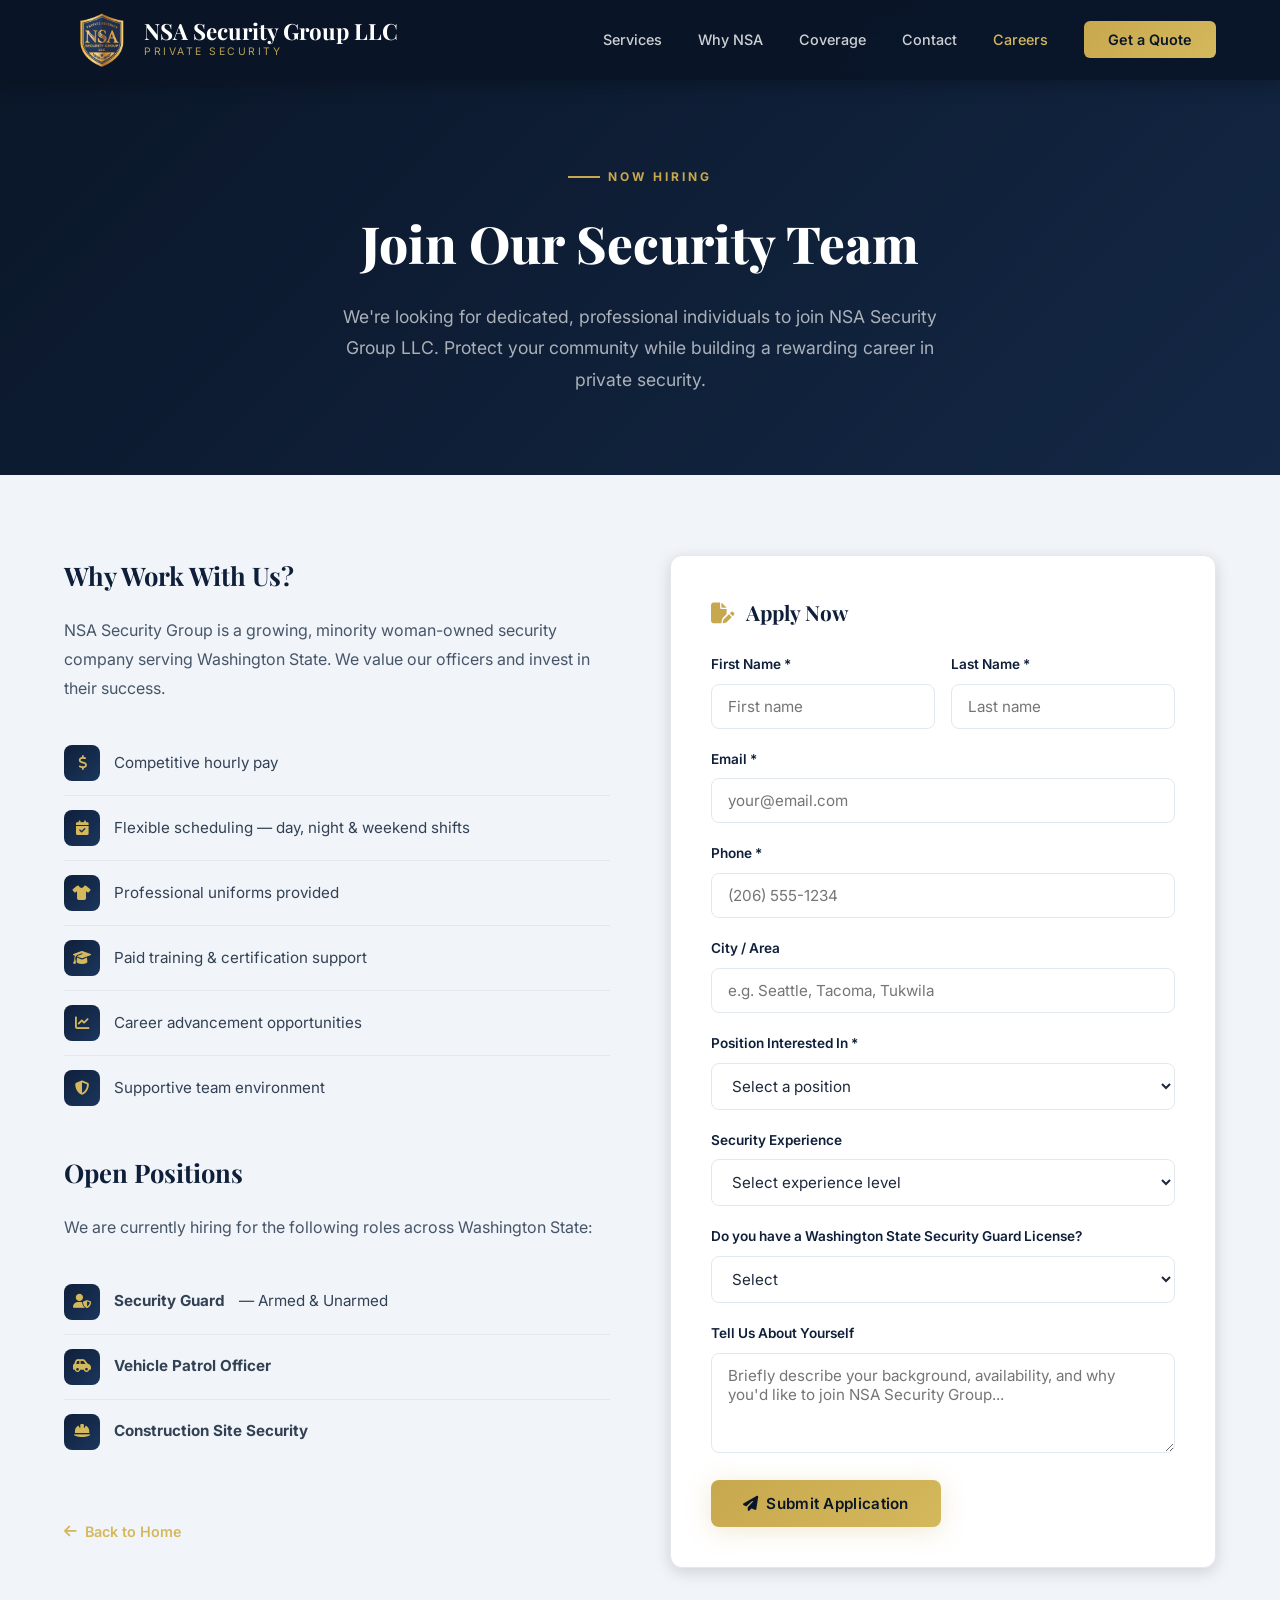
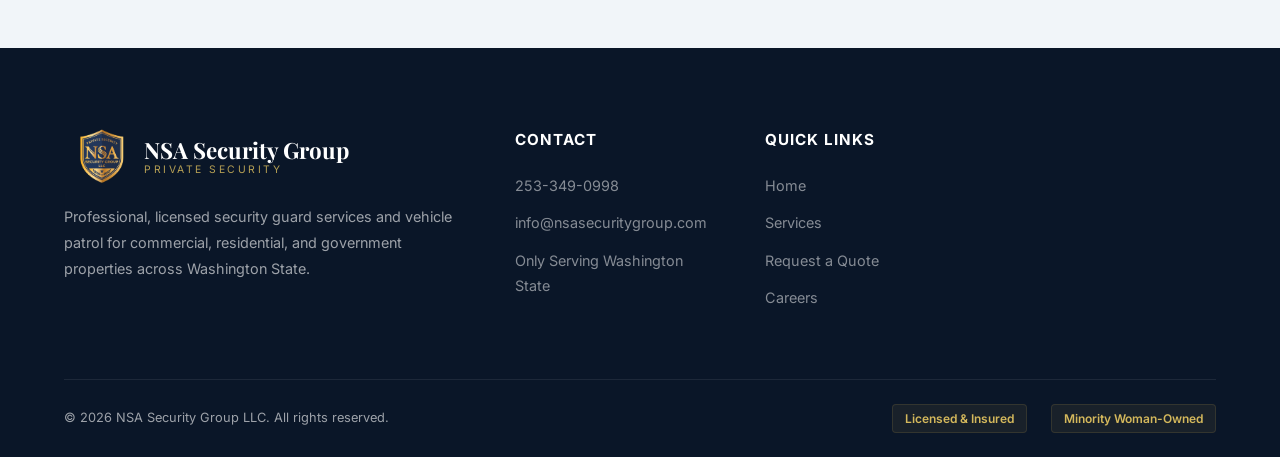
<file: careers.html>
<!DOCTYPE html>
<html lang="en">
<head>
  <meta charset="UTF-8">
  <meta name="viewport" content="width=device-width, initial-scale=1.0">
  <title>Careers — NSA Security Group LLC | Join Our Team</title>
  <meta name="description" content="Join NSA Security Group LLC. We're hiring professional security officers across Washington State. Apply today for security guard and vehicle patrol positions.">
  <link rel="stylesheet" href="styles.css">
  <link rel="stylesheet" href="https://cdnjs.cloudflare.com/ajax/libs/font-awesome/6.5.1/css/all.min.css">
  <style>
    .careers-hero {
      background: var(--navy-900); padding: 160px 0 80px; text-align: center;
      position: relative; overflow: hidden;
    }
    .careers-hero::before {
      content: ''; position: absolute; inset: 0;
      background: linear-gradient(135deg, rgba(10,22,40,.95), rgba(21,42,74,.85));
    }
    .careers-hero .container { position: relative; z-index: 2; }
    .careers-hero h1 {
      font-family: var(--font-heading); font-size: clamp(2rem,4.5vw,3.2rem);
      font-weight: 800; color: var(--white); margin-bottom: 16px;
    }
    .careers-hero p { font-size: 1.1rem; color: rgba(255,255,255,.65); max-width: 600px; margin: 0 auto; line-height: 1.8; }

    .careers-content { padding: 80px 0; background: var(--slate-100); }
    .careers-grid { display: grid; grid-template-columns: 1fr 1fr; gap: 60px; align-items: start; }

    .careers-info h2 { font-family: var(--font-heading); font-size: 1.6rem; color: var(--navy-800); margin-bottom: 20px; }
    .careers-info > p { color: var(--slate-600); line-height: 1.8; margin-bottom: 28px; }

    .perk-list { list-style: none; margin-bottom: 32px; }
    .perk-list li {
      display: flex; align-items: center; gap: 14px; padding: 14px 0;
      border-bottom: 1px solid var(--slate-200); color: var(--slate-700); font-size: .95rem;
    }
    .perk-list li:last-child { border-bottom: none; }
    .perk-icon {
      width: 36px; height: 36px; border-radius: 8px; flex-shrink: 0;
      background: linear-gradient(135deg, var(--navy-800), var(--navy-600));
      display: flex; align-items: center; justify-content: center;
      color: var(--gold-400); font-size: .9rem;
    }

    .apply-card {
      background: var(--white); border-radius: var(--radius); padding: 40px;
      box-shadow: var(--shadow-md); border: 1px solid var(--slate-200);
    }
    .apply-card h3 {
      font-family: var(--font-heading); font-size: 1.3rem;
      color: var(--navy-800); margin-bottom: 24px;
    }

    .back-link {
      display: inline-flex; align-items: center; gap: 8px;
      color: var(--gold-400); text-decoration: none; font-weight: 600;
      font-size: .9rem; margin-top: 24px; transition: var(--transition);
    }
    .back-link:hover { color: var(--gold-300); }

    @media (max-width: 768px) {
      .careers-grid { grid-template-columns: 1fr; gap: 40px; }
      .form-row { grid-template-columns: 1fr; }
    }
  </style>
</head>
<body>

<!-- NAV -->
<nav class="nav scrolled" id="mainNav">
  <div class="container nav-inner">
    <a href="index.html" class="nav-logo">
      <img src="assets/images/nsa-badge-llc.png" alt="NSA Security Group LLC Badge">
      <div>
        <div class="nav-logo-text">NSA Security Group LLC</div>
        <div class="nav-logo-sub">Private Security</div>
      </div>
    </a>
    <ul class="nav-links" id="navLinks">
      <li><a href="index.html#services">Services</a></li>
      <li><a href="index.html#why-nsa">Why NSA</a></li>
      <li><a href="index.html#coverage">Coverage</a></li>
      <li><a href="index.html#contact">Contact</a></li>
      <li><a href="careers.html" style="color:var(--gold-400)">Careers</a></li>
      <li><a href="index.html#quote" class="nav-cta">Get a Quote</a></li>
    </ul>
    <button class="nav-toggle" id="navToggle" aria-label="Toggle menu">
      <span></span><span></span><span></span>
    </button>
  </div>
</nav>

<!-- HERO -->
<section class="careers-hero">
  <div class="container">
    <div class="section-label">Now Hiring</div>
    <h1>Join Our Security Team</h1>
    <p>We're looking for dedicated, professional individuals to join NSA Security Group LLC. Protect your community while building a rewarding career in private security.</p>
  </div>
</section>

<!-- APPLICATION -->
<section class="careers-content">
  <div class="container">
    <div class="careers-grid">
      <div class="careers-info">
        <h2>Why Work With Us?</h2>
        <p>NSA Security Group is a growing, minority woman-owned security company serving Washington State. We value our officers and invest in their success.</p>
        <ul class="perk-list">
          <li><div class="perk-icon"><i class="fa-solid fa-dollar-sign"></i></div> Competitive hourly pay</li>
          <li><div class="perk-icon"><i class="fa-solid fa-calendar-check"></i></div> Flexible scheduling — day, night & weekend shifts</li>
          <li><div class="perk-icon"><i class="fa-solid fa-shirt"></i></div> Professional uniforms provided</li>
          <li><div class="perk-icon"><i class="fa-solid fa-graduation-cap"></i></div> Paid training & certification support</li>
          <li><div class="perk-icon"><i class="fa-solid fa-chart-line"></i></div> Career advancement opportunities</li>
          <li><div class="perk-icon"><i class="fa-solid fa-shield-halved"></i></div> Supportive team environment</li>
        </ul>
        <h2>Open Positions</h2>
        <p>We are currently hiring for the following roles across Washington State:</p>
        <ul class="perk-list">
          <li><div class="perk-icon"><i class="fa-solid fa-user-shield"></i></div> <strong>Security Guard</strong> — Armed & Unarmed</li>
          <li><div class="perk-icon"><i class="fa-solid fa-car-side"></i></div> <strong>Vehicle Patrol Officer</strong></li>
          <li><div class="perk-icon"><i class="fa-solid fa-helmet-safety"></i></div> <strong>Construction Site Security</strong></li>
        </ul>
        <a href="index.html" class="back-link"><i class="fa-solid fa-arrow-left"></i> Back to Home</a>
      </div>

      <div class="apply-card">
        <h3><i class="fa-solid fa-file-pen" style="color:var(--gold-500);margin-right:8px"></i> Apply Now</h3>
        <form id="applyForm" name="careers" method="POST" data-netlify="true">
          <div class="form-row">
            <div class="form-group">
              <label for="appFirstName">First Name *</label>
              <input type="text" id="appFirstName" name="firstName" placeholder="First name" required>
            </div>
            <div class="form-group">
              <label for="appLastName">Last Name *</label>
              <input type="text" id="appLastName" name="lastName" placeholder="Last name" required>
            </div>
          </div>
          <div class="form-group">
            <label for="appEmail">Email *</label>
            <input type="email" id="appEmail" name="email" placeholder="your@email.com" required>
          </div>
          <div class="form-group">
            <label for="appPhone">Phone *</label>
            <input type="tel" id="appPhone" name="phone" placeholder="(206) 555-1234" required>
          </div>
          <div class="form-group">
            <label for="appCity">City / Area</label>
            <input type="text" id="appCity" name="city" placeholder="e.g. Seattle, Tacoma, Tukwila">
          </div>
          <div class="form-group">
            <label for="appPosition">Position Interested In *</label>
            <select id="appPosition" name="position" required>
              <option value="" disabled selected>Select a position</option>
              <option value="guard-armed">Security Guard — Armed</option>
              <option value="guard-unarmed">Security Guard — Unarmed</option>
              <option value="patrol">Vehicle Patrol Officer</option>
              <option value="construction">Construction Site Security</option>
              <option value="other">Other / Open to Any</option>
            </select>
          </div>
          <div class="form-group">
            <label for="appExperience">Security Experience</label>
            <select id="appExperience" name="experience">
              <option value="" disabled selected>Select experience level</option>
              <option value="none">No prior experience</option>
              <option value="1-2">1–2 years</option>
              <option value="3-5">3–5 years</option>
              <option value="5+">5+ years</option>
            </select>
          </div>
          <div class="form-group">
            <label for="appLicense">Do you have a Washington State Security Guard License?</label>
            <select id="appLicense" name="license">
              <option value="" disabled selected>Select</option>
              <option value="yes">Yes</option>
              <option value="no">No</option>
              <option value="in-progress">In Progress</option>
            </select>
          </div>
          <div class="form-group">
            <label for="appMessage">Tell Us About Yourself</label>
            <textarea id="appMessage" name="message" placeholder="Briefly describe your background, availability, and why you'd like to join NSA Security Group..."></textarea>
          </div>
          <button type="submit" class="btn btn-primary">
            <i class="fa-solid fa-paper-plane"></i> Submit Application
          </button>
        </form>
      </div>
    </div>
  </div>
</section>

<!-- FOOTER -->
<footer class="footer">
  <div class="container">
    <div class="footer-grid">
      <div class="footer-brand">
        <a href="index.html" class="nav-logo">
          <img src="assets/images/nsa-badge-llc.png" alt="NSA Security Group LLC">
          <div>
            <div class="nav-logo-text">NSA Security Group</div>
            <div class="nav-logo-sub">Private Security</div>
          </div>
        </a>
        <p>Professional, licensed security guard services and vehicle patrol for commercial, residential, and government properties across Washington State.</p>
      </div>
      <div>
        <h4>Contact</h4>
        <ul>
          <li><a href="tel:2533490998">253-349-0998</a></li>
          <li><a href="mailto:info@nsasecuritygroup.com">info@nsasecuritygroup.com</a></li>
          <li><a href="#">Only Serving Washington State</a></li>
        </ul>
      </div>
      <div>
        <h4>Quick Links</h4>
        <ul>
          <li><a href="index.html">Home</a></li>
          <li><a href="index.html#services">Services</a></li>
          <li><a href="index.html#quote">Request a Quote</a></li>
          <li><a href="careers.html">Careers</a></li>
        </ul>
      </div>
    </div>
    <div class="footer-bottom">
      <div>&copy; 2026 NSA Security Group LLC. All rights reserved.</div>
      <div class="footer-certs">
        <span class="footer-cert">Licensed &amp; Insured</span>
        <span class="footer-cert">Minority Woman-Owned</span>
      </div>
    </div>
  </div>
</footer>

<script>
  // Mobile toggle
  const toggle = document.getElementById('navToggle');
  const links = document.getElementById('navLinks');
  toggle.addEventListener('click', () => {
    links.classList.toggle('active');
    const s = toggle.querySelectorAll('span');
    const open = links.classList.contains('active');
    s[0].style.transform = open ? 'rotate(45deg) translate(5px,5px)' : '';
    s[1].style.opacity = open ? '0' : '';
    s[2].style.transform = open ? 'rotate(-45deg) translate(5px,-5px)' : '';
  });

  // Form submit (submits to Netlify Forms)
  document.getElementById('applyForm').addEventListener('submit', e => {
    e.preventDefault();
    const formData = new FormData(e.target);
    
    fetch('/', {
      method: 'POST',
      headers: { 'Content-Type': 'application/x-www-form-urlencoded' },
      body: new URLSearchParams(formData).toString()
    })
    .then(() => {
      const btn = e.target.querySelector('button[type="submit"]');
      const orig = btn.innerHTML;
      btn.innerHTML = '<i class="fa-solid fa-check"></i> Application Submitted!';
      btn.style.background = 'linear-gradient(135deg,#22c55e,#16a34a)';
      btn.style.color = '#fff';
      e.target.reset();
      setTimeout(() => { btn.innerHTML = orig; btn.style.background = ''; btn.style.color = ''; }, 4000);
    })
    .catch(() => {
      const d = Object.fromEntries(formData.entries());
      const subj = encodeURIComponent('Job Application — ' + d.firstName + ' ' + d.lastName);
      const body = encodeURIComponent(
        `Name: ${d.firstName} ${d.lastName}\nEmail: ${d.email}\nPhone: ${d.phone}\nCity: ${d.city || 'N/A'}\nPosition: ${d.position}\nExperience: ${d.experience || 'N/A'}\nLicense: ${d.license || 'N/A'}\n\n${d.message || ''}`
      );
      window.location.href = `mailto:info@nsasecuritygroup.com?subject=${subj}&body=${body}`;
    });
  });
</script>
</body>
</html>
</file>
<file: styles.css>
/* ===== NSA Security Group LLC — Design System ===== */
@import url('https://fonts.googleapis.com/css2?family=Inter:wght@300;400;500;600;700;800;900&family=Playfair+Display:wght@600;700;800&display=swap');

*, *::before, *::after { margin: 0; padding: 0; box-sizing: border-box; }

:root {
  --navy-900: #0a1628;
  --navy-800: #0f1f3a;
  --navy-700: #152a4a;
  --navy-600: #1b365d;
  --navy-500: #234478;
  --gold-500: #c8a84e;
  --gold-400: #d4b85c;
  --gold-300: #e0c96f;
  --gold-200: #f0dfa0;
  --slate-100: #f1f5f9;
  --slate-200: #e2e8f0;
  --slate-300: #cbd5e1;
  --slate-600: #475569;
  --slate-700: #334155;
  --slate-800: #1e293b;
  --white: #ffffff;
  --font-heading: 'Playfair Display', Georgia, serif;
  --font-body: 'Inter', -apple-system, sans-serif;
  --shadow-sm: 0 1px 3px rgba(0,0,0,.12);
  --shadow-md: 0 4px 16px rgba(0,0,0,.15);
  --shadow-lg: 0 12px 40px rgba(0,0,0,.2);
  --shadow-gold: 0 4px 24px rgba(200,168,78,.25);
  --radius: 12px;
  --transition: .35s cubic-bezier(.4,0,.2,1);
}

html { scroll-behavior: smooth; font-size: 16px; }
body {
  font-family: var(--font-body);
  color: var(--slate-800);
  background: var(--white);
  line-height: 1.6;
  overflow-x: hidden;
  -webkit-font-smoothing: antialiased;
}

/* ===== UTILITIES ===== */
.container { width: 100%; max-width: 1200px; margin: 0 auto; padding: 0 24px; }
.section-pad { padding: 80px 0; }
.text-center { text-align: center; }
.gold-text { color: var(--gold-500); }

.section-label {
  display: inline-flex; align-items: center; gap: 8px;
  font-size: .75rem; font-weight: 700; letter-spacing: 3px; text-transform: uppercase;
  color: var(--gold-500); margin-bottom: 16px;
}
.section-label::before {
  content: ''; width: 32px; height: 2px; background: var(--gold-500);
}

.section-title {
  font-family: var(--font-heading); font-size: clamp(2rem,4vw,3rem);
  font-weight: 700; color: var(--navy-800); line-height: 1.15; margin-bottom: 20px;
}

.section-subtitle {
  font-size: 1.1rem; color: var(--slate-600); max-width: 640px; line-height: 1.7;
}
.section-subtitle.center { margin: 0 auto; }

/* ===== BUTTONS ===== */
.btn {
  display: inline-flex; align-items: center; gap: 8px;
  padding: 14px 32px; border-radius: 8px; font-family: var(--font-body);
  font-size: .95rem; font-weight: 600; text-decoration: none;
  cursor: pointer; border: none; transition: var(--transition);
  letter-spacing: .3px;
}
.btn-primary {
  background: linear-gradient(135deg, var(--gold-500), var(--gold-400));
  color: var(--navy-900); box-shadow: var(--shadow-gold);
}
.btn-primary:hover {
  transform: translateY(-2px);
  box-shadow: 0 8px 32px rgba(200,168,78,.4);
}
.btn-outline {
  background: transparent; border: 2px solid rgba(255,255,255,.3);
  color: var(--white);
}
.btn-outline:hover {
  border-color: var(--gold-500); color: var(--gold-400);
  background: rgba(200,168,78,.08);
}
.btn-dark {
  background: var(--navy-800); color: var(--white);
}
.btn-dark:hover {
  background: var(--navy-700); transform: translateY(-2px);
  box-shadow: var(--shadow-md);
}

/* ===== NAV ===== */
.nav {
  position: fixed; top: 0; left: 0; right: 0; z-index: 1000;
  padding: 20px 0; transition: var(--transition);
}
.nav.scrolled {
  background: rgba(10,22,40,.95); backdrop-filter: blur(16px);
  padding: 12px 0; box-shadow: 0 2px 20px rgba(0,0,0,.3);
}
.nav-inner {
  display: flex; align-items: center; justify-content: space-between;
}
.nav-logo {
  display: flex; align-items: center; gap: 0;
  text-decoration: none; color: var(--white);
}
.nav-logo img {
  width: 76px;
  height: 56px;
  object-fit: contain;
  margin-right: 4px;
}
.nav-logo-text { font-family: var(--font-heading); font-size: 1.4rem; font-weight: 700; line-height: 1.1; }
.nav-logo-sub { font-size: .65rem; letter-spacing: 2.5px; text-transform: uppercase; color: var(--gold-400); opacity: .85; }

.nav-links { display: flex; align-items: center; gap: 36px; list-style: none; }
.nav-links a {
  color: rgba(255,255,255,.8); text-decoration: none;
  font-size: .9rem; font-weight: 500; transition: var(--transition);
  position: relative;
}
.nav-links a::after {
  content: ''; position: absolute; bottom: -4px; left: 0;
  width: 0; height: 2px; background: var(--gold-500);
  transition: var(--transition);
}
.nav-links a:hover { color: var(--white); }
.nav-links a:hover::after { width: 100%; }
.nav-cta {
  padding: 10px 24px !important; background: linear-gradient(135deg, var(--gold-500), var(--gold-400));
  color: var(--navy-900) !important; border-radius: 6px; font-weight: 600 !important;
}
.nav-cta::after { display: none !important; }
.nav-cta:hover { transform: translateY(-1px); box-shadow: var(--shadow-gold); }

/* Mobile hamburger */
.nav-toggle { display: none; flex-direction: column; gap: 5px; cursor: pointer; background: none; border: none; padding: 4px; }
.nav-toggle span { width: 24px; height: 2px; background: var(--white); transition: var(--transition); border-radius: 2px; }

/* ===== HERO ===== */
.hero {
  position: relative; min-height: 100vh; display: flex; align-items: center;
  overflow: hidden; background: var(--navy-900);
}
.hero-bg {
  position: absolute; inset: 0;
  background: url('assets/images/seattle-skyline.png') center/cover no-repeat;
}
.hero-bg::after {
  content: ''; position: absolute; inset: 0;
  background: linear-gradient(135deg, rgba(10,22,40,.92) 0%, rgba(15,31,58,.8) 50%, rgba(10,22,40,.88) 100%);
}
.hero-content {
  position: relative; z-index: 2; max-width: 720px;
  padding-top: 120px;
}
.hero-badge {
  display: inline-flex; align-items: center; gap: 8px;
  padding: 8px 20px; border-radius: 50px;
  background: rgba(200,168,78,.12); border: 1px solid rgba(200,168,78,.25);
  font-size: .8rem; font-weight: 600; color: var(--gold-400);
  letter-spacing: 1.5px; text-transform: uppercase;
  margin-bottom: 28px; backdrop-filter: blur(8px);
}
.hero-badge .dot { width: 6px; height: 6px; background: var(--gold-400); border-radius: 50%; animation: pulse 2s infinite; }

.hero h1 {
  font-family: var(--font-heading); font-size: clamp(2.5rem,5.5vw,4rem);
  font-weight: 800; color: var(--white); line-height: 1.1; margin-bottom: 24px;
}
.hero p {
  font-size: 1.15rem; color: rgba(255,255,255,.7); line-height: 1.8;
  margin-bottom: 40px; max-width: 560px;
}
.hero-buttons { display: flex; gap: 16px; flex-wrap: wrap; }

.hero-stats {
  display: flex; gap: 48px; margin-top: 64px;
  padding-top: 40px; border-top: 1px solid rgba(255,255,255,.1);
}
.hero-stat-value {
  font-family: var(--font-heading); font-size: 2.25rem;
  font-weight: 700; color: var(--gold-400);
}
.hero-stat-label { font-size: .85rem; color: rgba(255,255,255,.5); margin-top: 4px; }

.hero-image {
  position: absolute; right: -60px; bottom: 0; width: 45%;
  max-width: 560px; z-index: 1; opacity: .3;
}
.hero-image img { width: 100%; height: auto; }

/* Floating badge decoration */
.hero-float {
  position: absolute; right: 8%; top: 50%; transform: translateY(-50%);
  z-index: 3; width: 200px; opacity: .15;
  animation: float 6s ease-in-out infinite;
}
.hero-float img { width: 100%; filter: drop-shadow(0 0 40px rgba(200,168,78,.3)); }

@keyframes pulse { 0%,100% { opacity: 1; } 50% { opacity: .4; } }
@keyframes float { 0%,100% { transform: translateY(-50%); } 50% { transform: translateY(calc(-50% - 12px)); } }

/* ===== TRUST BAR ===== */
.trust-bar {
  background: var(--navy-800); padding: 20px 0;
  border-bottom: 1px solid rgba(200,168,78,.15);
}
.trust-items {
  display: flex; justify-content: center; align-items: center;
  gap: 24px 40px; flex-wrap: wrap;
}
.trust-item {
  display: flex; align-items: center; gap: 10px;
  color: rgba(255,255,255,.7); font-size: .85rem; font-weight: 500;
}
.trust-icon {
  width: 36px; height: 36px; border-radius: 50%;
  background: rgba(200,168,78,.1); border: 1px solid rgba(200,168,78,.2);
  display: flex; align-items: center; justify-content: center;
  color: var(--gold-400); font-size: 1rem;
}

/* ===== SERVICES ===== */
.services { background: var(--slate-100); }
.services-grid {
  display: grid; grid-template-columns: repeat(auto-fit, minmax(340px, 1fr));
  gap: 28px; margin-top: 56px;
}
.service-card {
  background: var(--white); border-radius: var(--radius);
  overflow: hidden; box-shadow: var(--shadow-sm);
  transition: var(--transition); position: relative;
  border: 1px solid var(--slate-200);
}
.service-card:hover {
  transform: translateY(-6px); box-shadow: var(--shadow-lg);
  border-color: rgba(200,168,78,.3);
}
.service-card-img {
  height: 220px; overflow: hidden;
}
.service-card-img img {
  width: 100%; height: 100%; object-fit: cover;
  transition: transform .6s ease;
}
.service-card:hover .service-card-img img { transform: scale(1.06); }
.service-card-body { padding: 28px; }
.service-card-icon {
  width: 48px; height: 48px; border-radius: 10px;
  background: linear-gradient(135deg, var(--navy-800), var(--navy-600));
  display: flex; align-items: center; justify-content: center;
  color: var(--gold-400); font-size: 1.25rem;
  margin-bottom: 16px; box-shadow: var(--shadow-sm);
}
.service-card h3 {
  font-family: var(--font-heading); font-size: 1.35rem;
  color: var(--navy-800); margin-bottom: 10px;
}
.service-card p { font-size: .95rem; color: var(--slate-600); line-height: 1.7; }

/* ===== WHY NSA (split layout) ===== */
.why-section { background: var(--white); }
.why-grid {
  display: grid; grid-template-columns: 1fr 1fr;
  gap: 80px; align-items: start; margin-top: 32px;
}
.why-image { position: relative; border-radius: var(--radius); overflow: hidden; }
.why-image img { width: 100%; border-radius: var(--radius); box-shadow: var(--shadow-lg); }
.why-image-badge {
  position: absolute; bottom: -20px; right: -20px;
  width: 140px; height: 140px; border-radius: 50%;
  background: linear-gradient(135deg, var(--gold-500), var(--gold-300));
  display: flex; flex-direction: column; align-items: center; justify-content: center;
  color: var(--navy-900); box-shadow: var(--shadow-lg);
}
.why-image-badge span:first-child { font-family: var(--font-heading); font-size: 2rem; font-weight: 800; line-height: 1; }
.why-image-badge span:last-child { font-size: .7rem; font-weight: 600; letter-spacing: 1px; text-transform: uppercase; }

.why-list { list-style: none; margin-top: 32px; }
.why-list li {
  display: flex; gap: 16px; padding: 18px 0;
  border-bottom: 1px solid var(--slate-200);
}
.why-list li:last-child { border-bottom: none; }
.why-check {
  flex-shrink: 0; width: 28px; height: 28px; border-radius: 50%;
  background: rgba(200,168,78,.12); color: var(--gold-500);
  display: flex; align-items: center; justify-content: center;
  font-size: .85rem; margin-top: 2px;
}
.why-list h4 { font-size: 1rem; color: var(--navy-800); margin-bottom: 4px; }
.why-list p { font-size: .9rem; color: var(--slate-600); }

/* ===== COVERAGE / WA STATE ===== */
.coverage {
  background: linear-gradient(135deg, var(--navy-900), var(--navy-700));
  color: var(--white); position: relative; overflow: hidden;
}
.coverage .section-title { color: var(--white); }
.coverage .section-subtitle { color: rgba(255,255,255,.6); }
.coverage-grid {
  display: grid; grid-template-columns: 1fr 1fr;
  gap: 60px; align-items: center; margin-top: 56px;
}
.coverage-map { text-align: center; }
.coverage-map img {
  width: 100%; max-width: 420px; border-radius: var(--radius);
  box-shadow: 0 0 60px rgba(200,168,78,.15);
}
.coverage-details h3 {
  font-family: var(--font-heading); font-size: 1.5rem;
  margin-bottom: 24px; color: var(--gold-400);
}
.coverage-list { list-style: none; }
.coverage-list li {
  padding: 12px 0; border-bottom: 1px solid rgba(255,255,255,.08);
  display: flex; align-items: center; gap: 12px;
  color: rgba(255,255,255,.8); font-size: .95rem;
}
.coverage-list .cov-icon { color: var(--gold-400); font-size: .9rem; }
.coverage-callout {
  margin-top: 32px; padding: 20px 24px; border-radius: 10px;
  background: rgba(200,168,78,.08); border: 1px solid rgba(200,168,78,.2);
  font-size: .95rem; color: var(--gold-300);
}

/* ===== CTA BANNER ===== */
.cta-banner {
  background: linear-gradient(135deg, var(--gold-500), var(--gold-300));
  padding: 80px 0; text-align: center;
}
.cta-banner h2 {
  font-family: var(--font-heading); font-size: clamp(1.8rem,3.5vw,2.5rem);
  color: var(--navy-900); margin-bottom: 16px;
}
.cta-banner p { font-size: 1.1rem; color: var(--navy-700); margin-bottom: 32px; max-width: 560px; margin-left: auto; margin-right: auto; }
.cta-banner .btn-dark { font-size: 1.05rem; padding: 16px 40px; }

/* ===== QUOTE FORM ===== */
.quote-section { background: var(--slate-100); }
.quote-grid {
  display: grid; grid-template-columns: 1fr 1fr;
  gap: 60px; align-items: start; margin-top: 56px;
}
.quote-info h3 {
  font-family: var(--font-heading); font-size: 1.5rem;
  color: var(--navy-800); margin-bottom: 20px;
}
.quote-info p { color: var(--slate-600); margin-bottom: 28px; line-height: 1.8; }
.contact-item {
  display: flex; align-items: center; gap: 16px;
  padding: 16px 0; border-bottom: 1px solid var(--slate-200);
}
.contact-icon {
  width: 44px; height: 44px; border-radius: 10px;
  background: linear-gradient(135deg, var(--navy-800), var(--navy-600));
  display: flex; align-items: center; justify-content: center;
  color: var(--gold-400); font-size: 1.1rem; flex-shrink: 0;
}
.contact-item-label { font-size: .8rem; color: var(--slate-600); text-transform: uppercase; letter-spacing: 1px; }
.contact-item-value { font-size: 1rem; color: var(--navy-800); font-weight: 600; }

.quote-form-card {
  background: var(--white); border-radius: var(--radius);
  padding: 40px; box-shadow: var(--shadow-md);
  border: 1px solid var(--slate-200);
}
.quote-form-card h3 {
  font-family: var(--font-heading); font-size: 1.4rem;
  color: var(--navy-800); margin-bottom: 28px;
}
.form-group { margin-bottom: 20px; }
.form-group label {
  display: block; font-size: .85rem; font-weight: 600;
  color: var(--navy-800); margin-bottom: 8px;
}
.form-group input,
.form-group select,
.form-group textarea {
  width: 100%; padding: 12px 16px; border-radius: 8px;
  border: 1.5px solid var(--slate-200);
  font-family: var(--font-body); font-size: .95rem;
  color: var(--slate-800); background: var(--white);
  transition: var(--transition);
}
.form-group input:focus,
.form-group select:focus,
.form-group textarea:focus {
  outline: none; border-color: var(--gold-500);
  box-shadow: 0 0 0 3px rgba(200,168,78,.15);
}
.form-group textarea { resize: vertical; min-height: 100px; }
.form-row { display: grid; grid-template-columns: 1fr 1fr; gap: 16px; }
.quote-form-card .btn { width: 100%; justify-content: center; margin-top: 8px; }

/* ===== FOOTER ===== */
.footer {
  background: var(--navy-900); color: rgba(255,255,255,.6);
  padding: 80px 0 0;
}
.footer-grid {
  display: grid; grid-template-columns: 2fr 1fr 1fr 1fr;
  gap: 48px;
}
.footer-brand p { margin-top: 16px; font-size: .9rem; line-height: 1.8; }
.footer-brand img { height: 56px; margin-bottom: 4px; }
.footer h4 {
  color: var(--white); font-size: .95rem; font-weight: 700;
  margin-bottom: 20px; text-transform: uppercase; letter-spacing: 1px;
}
.footer ul { list-style: none; }
.footer ul li { margin-bottom: 12px; }
.footer ul a {
  color: rgba(255,255,255,.5); text-decoration: none;
  font-size: .9rem; transition: var(--transition);
}
.footer ul a:hover { color: var(--gold-400); }
.footer-bottom {
  margin-top: 56px; padding: 24px 0;
  border-top: 1px solid rgba(255,255,255,.08);
  display: flex; justify-content: space-between; align-items: center;
  font-size: .8rem;
}
.footer-certs {
  display: flex; gap: 24px; align-items: center;
}
.footer-cert {
  padding: 4px 12px; border-radius: 4px;
  background: rgba(200,168,78,.08); border: 1px solid rgba(200,168,78,.15);
  color: var(--gold-400); font-size: .75rem; font-weight: 600;
}

/* ===== SCROLL ANIMATIONS ===== */
.reveal {
  opacity: 0; transform: translateY(30px);
  transition: opacity .7s ease, transform .7s ease;
}
.reveal.visible { opacity: 1; transform: translateY(0); }

/* ===== RESPONSIVE ===== */
@media (max-width: 1024px) {
  .why-grid, .coverage-grid, .quote-grid { grid-template-columns: 1fr; gap: 40px; }
  .footer-grid { grid-template-columns: 1fr 1fr; }
  .hero-float { display: none; }
  .hero-image { display: none; }
}
@media (max-width: 768px) {
  .section-pad { padding: 56px 0; }
  .nav-links { 
    display: none; flex-direction: column; position: absolute;
    top: 100%; left: 0; right: 0; background: rgba(10,22,40,.98);
    padding: 24px; gap: 20px; backdrop-filter: blur(16px);
  }
  .nav-links.active { display: flex; }
  .nav-toggle { display: flex; }
  .nav-logo-text { font-size: 1.15rem; }
  .hero { min-height: auto; padding: 0 0 48px; }
  .hero-content { padding-top: 112px; }
  .hero h1 { font-size: 2rem; }
  .hero-stats { display: grid; grid-template-columns: 1fr 1fr; gap: 32px 24px; }
  .hero-buttons { flex-direction: column; }
  .services-grid { grid-template-columns: 1fr; }
  .trust-items { display: grid; grid-template-columns: 1fr 1fr; gap: 16px; }
  .trust-item { justify-content: flex-start; }
  .form-row { grid-template-columns: 1fr; }
  .footer-grid { grid-template-columns: 1fr; }
  .footer-bottom { flex-direction: column; gap: 16px; text-align: center; }
}
</file>
